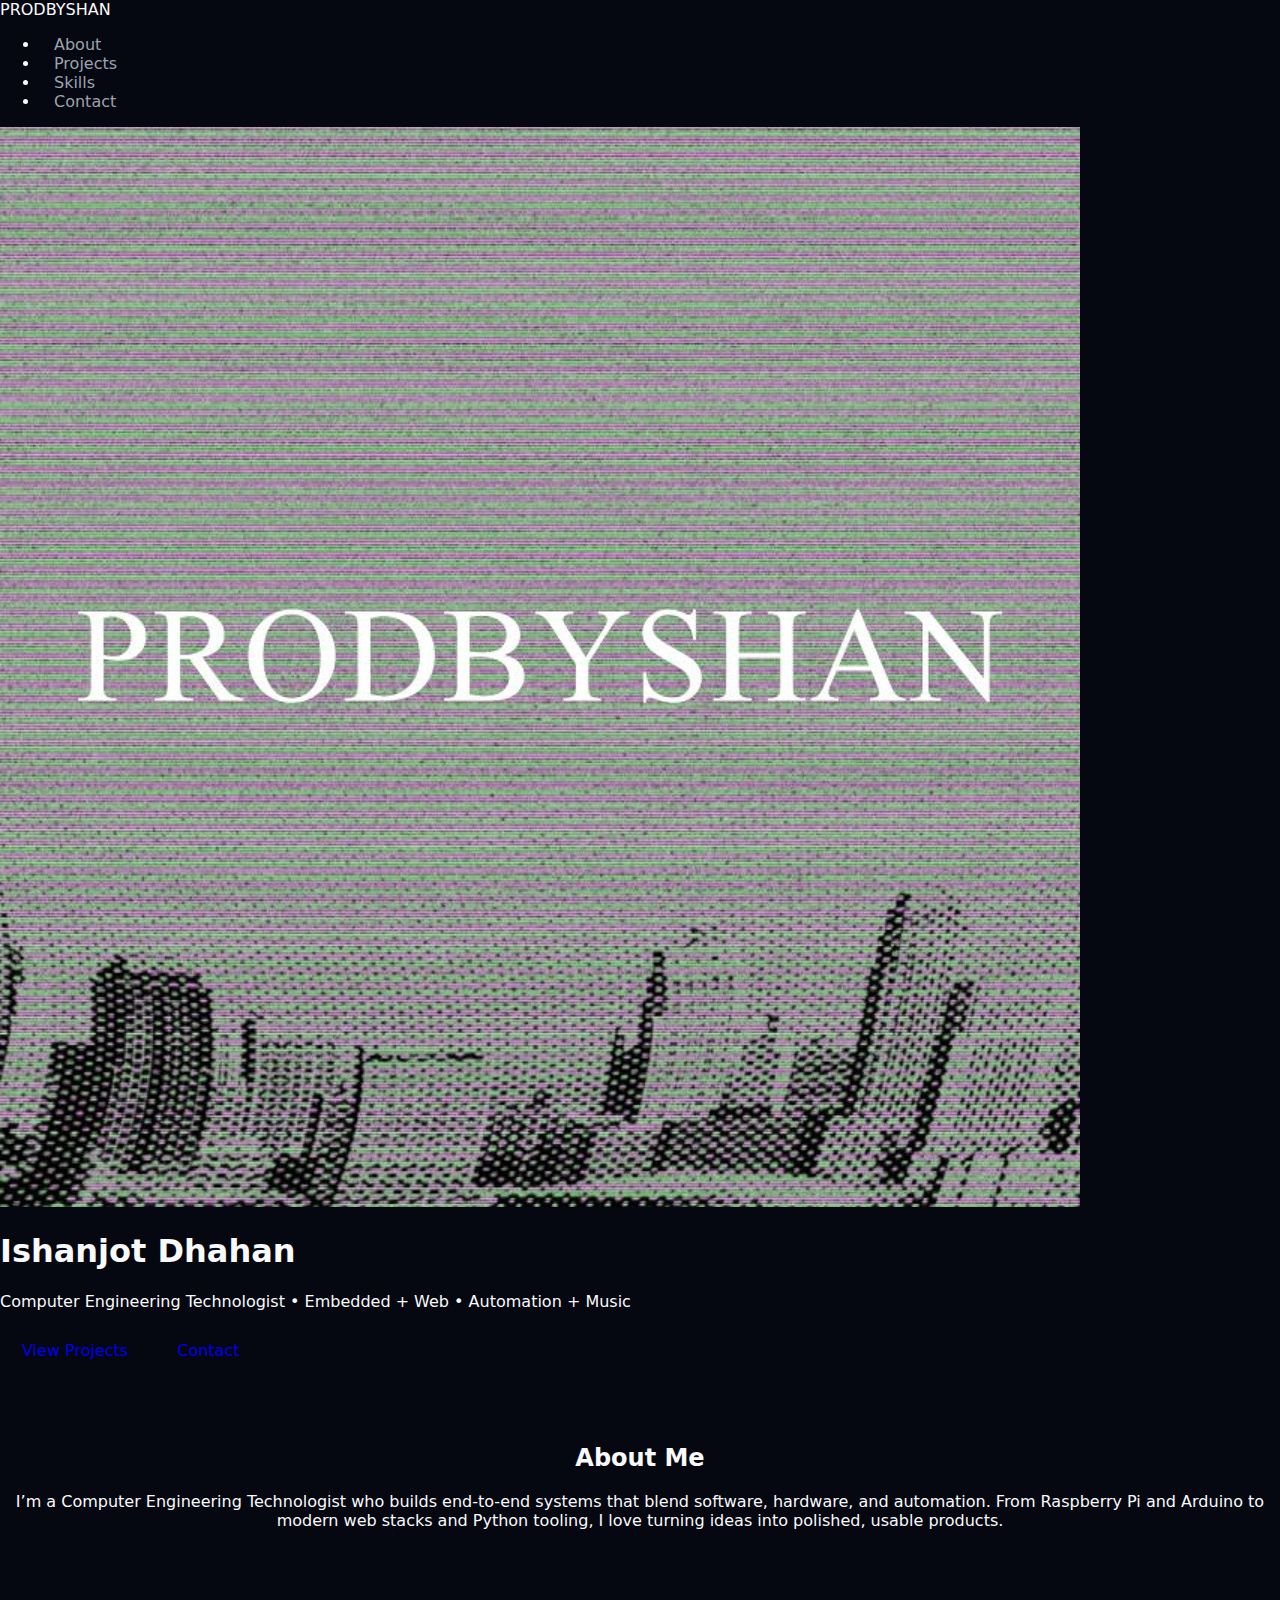
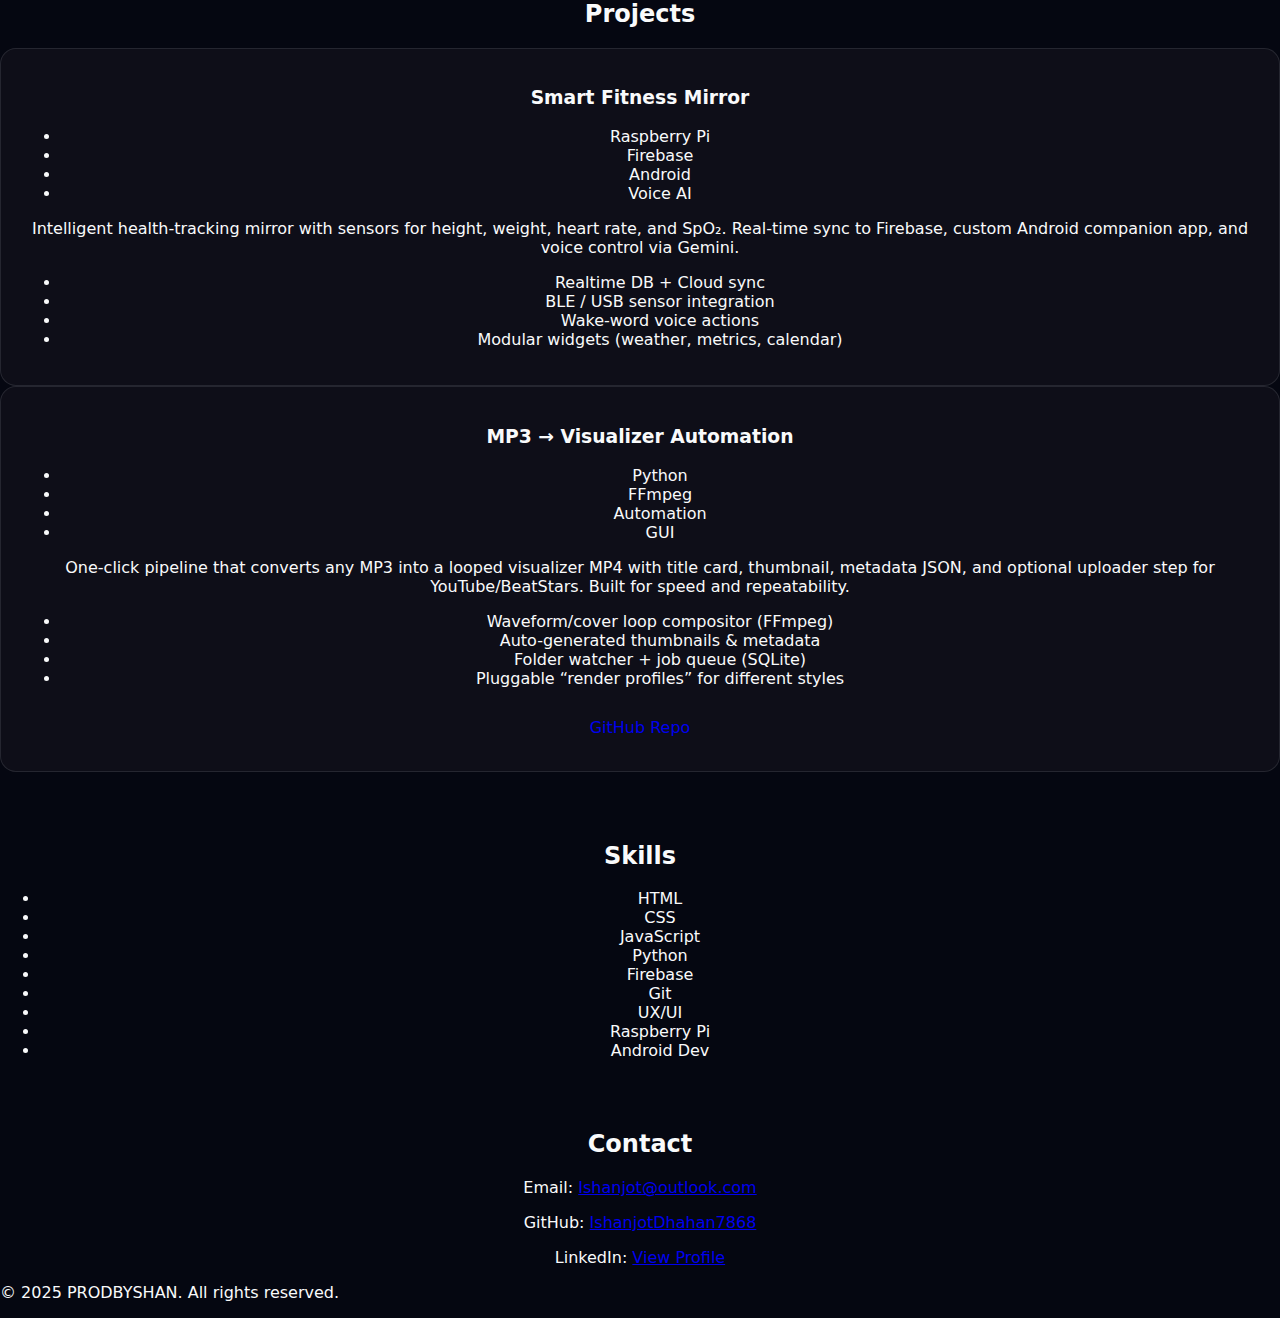
<file: index.html>
<!DOCTYPE html>
<html lang="en">
<head>
  <meta charset="UTF-8" />
  <meta name="viewport" content="width=device-width, initial-scale=1.0" />
  <title>Ishanjot Dhahan | PRODBYSHAN</title>
  <link rel="stylesheet" href="styles.css" />
</head>
<body>
  <header class="blur-bg">
    <nav class="container">
      <div class="logo">PRODBYSHAN</div>
      <ul class="nav-links">
        <li><a href="#about">About</a></li>
        <li><a href="#projects">Projects</a></li>
        <li><a href="#skills">Skills</a></li>
        <li><a href="#contact">Contact</a></li>
      </ul>
    </nav>
  </header>

  <section class="hero">
    <div class="container hero-wrap">
      <img src="prodbyshanAvatar.jpg" alt="Profile Avatar" class="avatar" />
      <div class="hero-copy">
        <h1 class="gradient-text">Ishanjot Dhahan</h1>
        <p class="subtitle">Computer Engineering Technologist • Embedded + Web • Automation + Music</p>
        <div class="cta">
          <a class="btn btn-primary" href="#projects">View Projects</a>
          <a class="btn btn-ghost" href="#contact">Contact</a>
        </div>
      </div>
    </div>
  </section>

  <section id="about" class="section fade-in">
    <div class="container">
      <h2>About Me</h2>
      <p class="lede">
        I’m a Computer Engineering Technologist who builds end-to-end systems that blend software, hardware, and automation.
        From Raspberry Pi and Arduino to modern web stacks and Python tooling, I love turning ideas into polished, usable products.
      </p>
    </div>
  </section>

  <section id="projects" class="section fade-in">
    <div class="container">
      <h2>Projects</h2>

      <div class="projects-grid">
        <!-- Project Card: Smart Fitness Mirror -->
        <article class="project-card">
          <div class="project-head">
            <h3>Smart Fitness Mirror</h3>
            <ul class="tags">
              <li>Raspberry Pi</li>
              <li>Firebase</li>
              <li>Android</li>
              <li>Voice AI</li>
            </ul>
          </div>
          <p>
            Intelligent health-tracking mirror with sensors for height, weight, heart rate, and SpO₂.
            Real-time sync to Firebase, custom Android companion app, and voice control via Gemini.
          </p>
          <ul class="bullets">
            <li>Realtime DB + Cloud sync</li>
            <li>BLE / USB sensor integration</li>
            <li>Wake-word voice actions</li>
            <li>Modular widgets (weather, metrics, calendar)</li>
          </ul>
        </article>

        <!-- Project Card: MP3 → Visualizer Automation -->
        <article class="project-card">
          <div class="project-head">
            <h3>MP3 → Visualizer Automation</h3>
            <ul class="tags">
              <li>Python</li>
              <li>FFmpeg</li>
              <li>Automation</li>
              <li>GUI</li>
            </ul>
          </div>
          <p>
            One-click pipeline that converts any MP3 into a looped visualizer MP4 with title card, thumbnail,
            metadata JSON, and optional uploader step for YouTube/BeatStars. Built for speed and repeatability.
          </p>
          <ul class="bullets">
            <li>Waveform/cover loop compositor (FFmpeg)</li>
            <li>Auto-generated thumbnails & metadata</li>
            <li>Folder watcher + job queue (SQLite)</li>
            <li>Pluggable “render profiles” for different styles</li>
          </ul>
          <div class="project-links">
            <a class="btn btn-small" href="https://github.com/yourusername/mp3-to-visualizer-scaffold" target="_blank" rel="noopener">GitHub Repo</a>
            <!-- Optional demo links:
            <a class="btn btn-small btn-ghost" href="https://youtu.be/your-demo-video" target="_blank" rel="noopener">Demo Video</a>
            <a class="btn btn-small btn-ghost" href="https://your-live-page.example" target="_blank" rel="noopener">Live Page</a>
            -->
          </div>
        </article>
      </div>
    </div>
  </section>

  <section id="skills" class="section fade-in">
    <div class="container">
      <h2>Skills</h2>
      <ul class="skills">
        <li>HTML</li>
        <li>CSS</li>
        <li>JavaScript</li>
        <li>Python</li>
        <li>Firebase</li>
        <li>Git</li>
        <li>UX/UI</li>
        <li>Raspberry Pi</li>
        <li>Android Dev</li>
      </ul>
    </div>
  </section>

  <section id="contact" class="section fade-in">
    <div class="container">
      <h2>Contact</h2>
      <div class="contact-card">
        <p>Email: <a href="mailto:Ishanjot@outlook.com">Ishanjot@outlook.com</a></p>
        <p>GitHub: <a href="https://github.com/IshanjotDhahan7868" target="_blank">IshanjotDhahan7868</a></p>
        <p>LinkedIn: <a href="https://www.linkedin.com/in/ishanjot-dhahan-910374216" target="_blank">View Profile</a></p>
      </div>
    </div>
  </section>

  <footer>
    <div class="container">
      <p>© 2025 PRODBYSHAN. All rights reserved.</p>
    </div>
  </footer>

  <script src="script.js"></script>
</body>
</html>
</file>
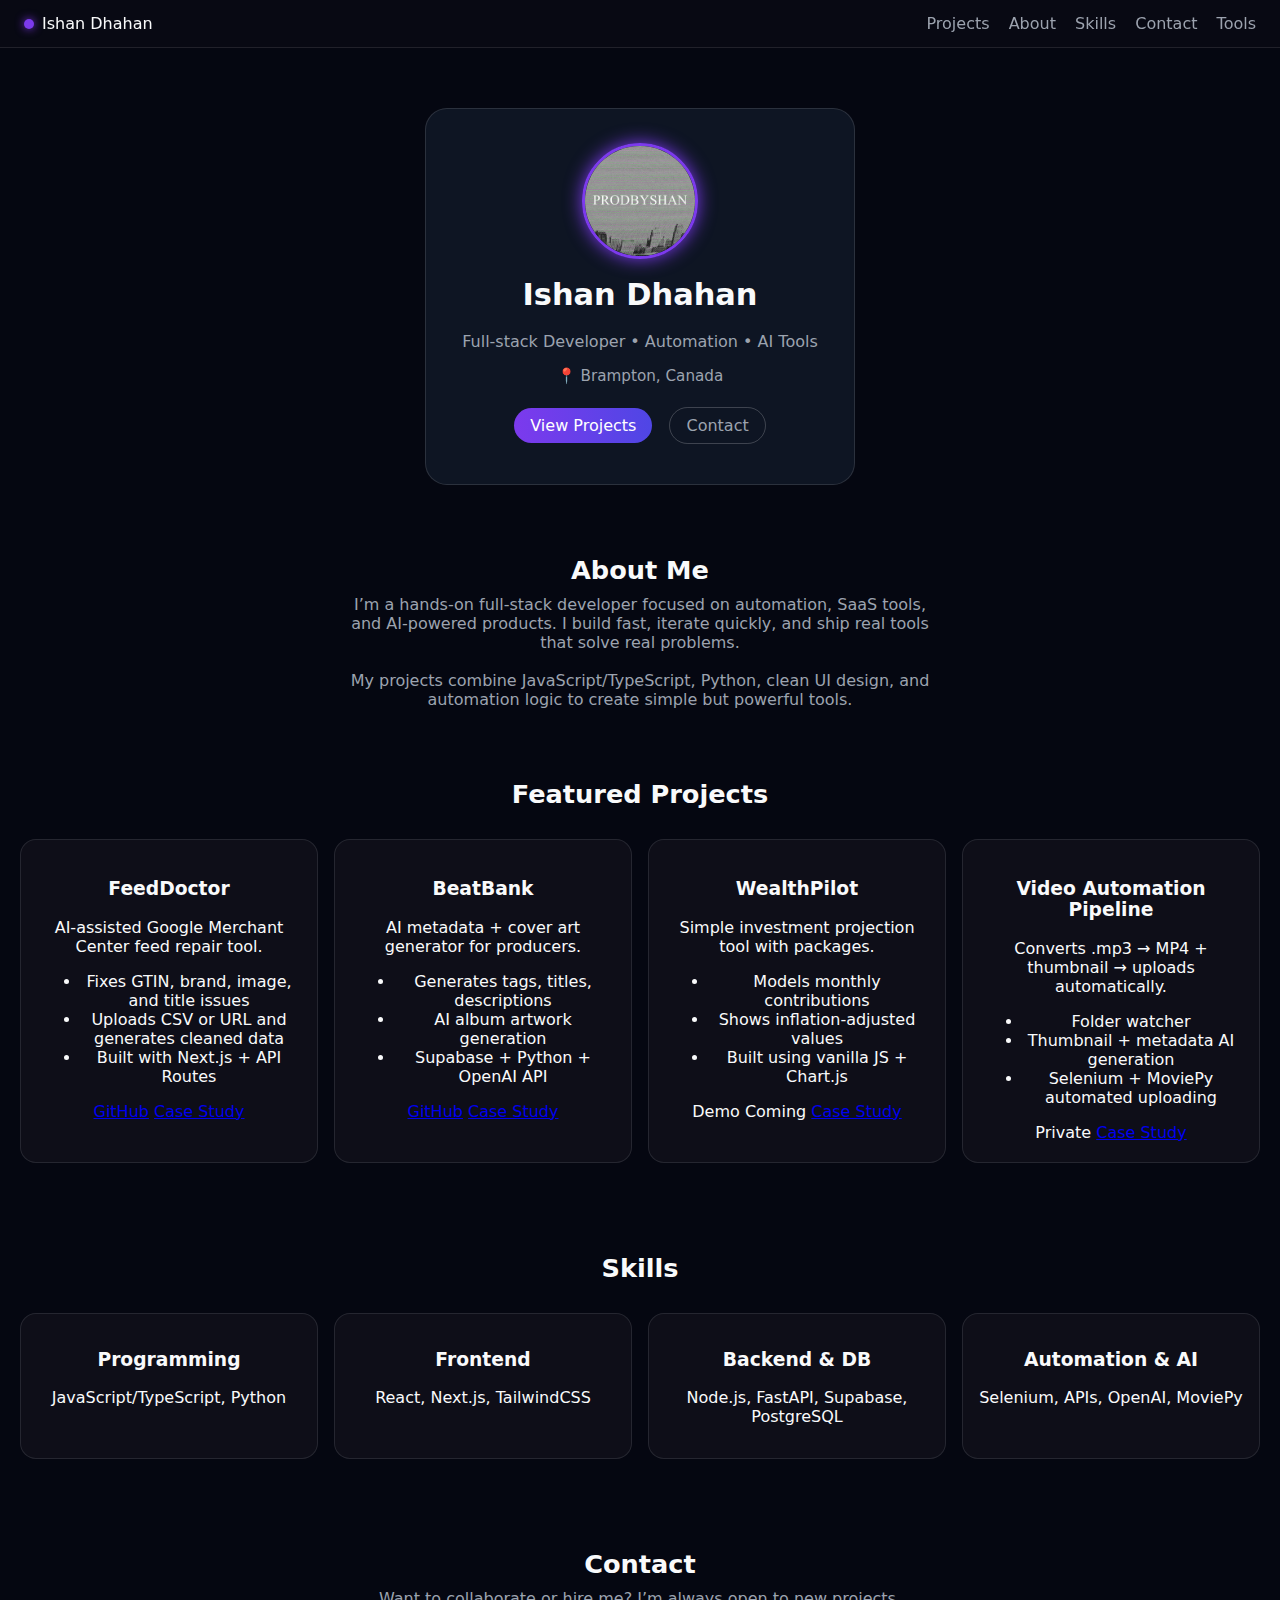
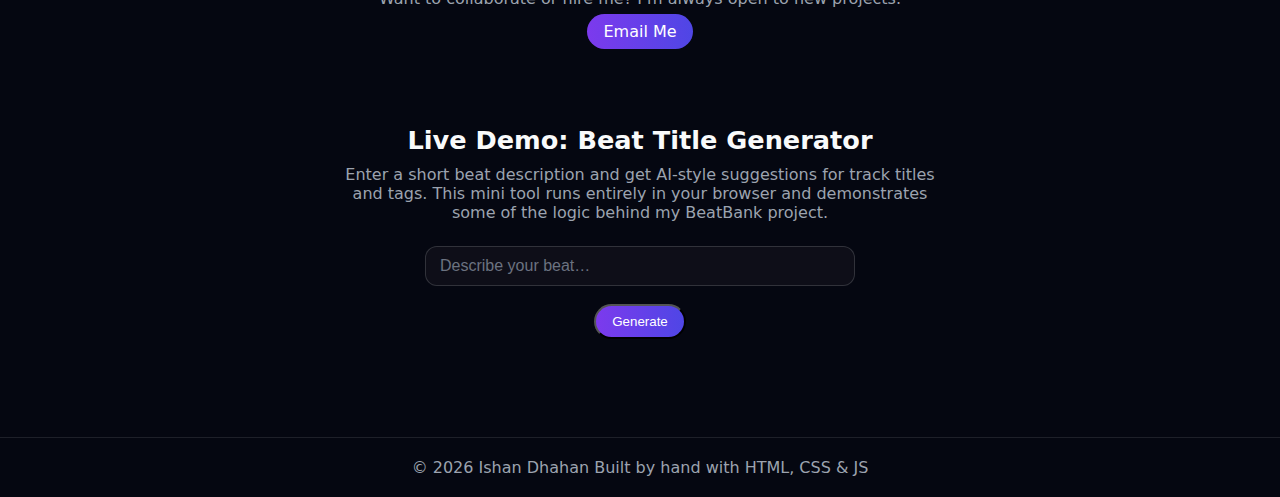
<file: Portfolio-Website-main/index.html>
<!DOCTYPE html>
<html lang="en">
  <head>
    <meta charset="UTF-8" />
    <title>Ishan Dhahan – Portfolio</title>
    <meta name="viewport" content="width=device-width, initial-scale=1" />
    <link rel="stylesheet" href="styles.css" />
  </head>

  <body>
    <!-- NAVBAR -->
    <header class="navbar">
      <div class="nav-left">
        <span class="logo-dot"></span>
        <span class="nav-name">Ishan Dhahan</span>
      </div>
      <nav class="nav-links">
        <a href="#projects">Projects</a>
        <a href="#about">About</a>
        <a href="#skills">Skills</a>
        <a href="#contact">Contact</a>
        <a href="#tools">Tools</a>
      </nav>
    </header>

    <main>
      <!-- PROFILE HERO (TOP) -->
      <section class="profile-hero">
        <div class="profile-card">
          <img
            src="prodbyshanAvatar.jpg"
            alt="Profile Avatar"
            class="profile-avatar"
          />

          <h1 class="profile-name">Ishan Dhahan</h1>
          <p class="profile-title">
            Full-stack Developer • Automation • AI Tools
          </p>
          <p class="profile-location">📍 Brampton, Canada</p>

          <div class="profile-actions">
            <a href="#projects" class="btn primary-btn">View Projects</a>
            <a href="mailto:ishanjot@outlook.com" class="btn ghost-btn"
              >Contact</a
            >
          </div>
        </div>
      </section>

      <!-- ABOUT -->
      <section id="about" class="section">
        <h2 class="section-title">About Me</h2>
        <p class="section-text">
          I’m a hands-on full-stack developer focused on automation, SaaS tools,
          and AI-powered products. I build fast, iterate quickly, and ship real
          tools that solve real problems.  
          <br /><br />
          My projects combine JavaScript/TypeScript, Python, clean UI design,
          and automation logic to create simple but powerful tools.
        </p>
      </section>

      <!-- PROJECTS -->
      <section id="projects" class="section">
        <h2 class="section-title">Featured Projects</h2>

        <div class="project-grid">
          <!-- FeedDoctor -->
          <article class="project-card">
          <h3><a href="projects/feeddoctor.html" style="color: inherit; text-decoration: none;">FeedDoctor</a></h3>
            <p class="project-tagline">
              AI-assisted Google Merchant Center feed repair tool.
            </p>
            <ul class="project-points">
              <li>Fixes GTIN, brand, image, and title issues</li>
              <li>Uploads CSV or URL and generates cleaned data</li>
              <li>Built with Next.js + API Routes</li>
            </ul>
            <div class="project-links">
              <a
                href="https://github.com/IshanjotDhahan7868/feeddoctor"
                target="_blank"
                >GitHub</a
              >
              <a href="projects/feeddoctor.html">Case Study</a>
            </div>
          </article>

          <!-- BeatBank -->
          <article class="project-card">
          <h3><a href="projects/beatbank.html" style="color: inherit; text-decoration: none;">BeatBank</a></h3>
            <p class="project-tagline">
              AI metadata + cover art generator for producers.
            </p>
            <ul class="project-points">
              <li>Generates tags, titles, descriptions</li>
              <li>AI album artwork generation</li>
              <li>Supabase + Python + OpenAI API</li>
            </ul>
            <div class="project-links">
              <a
                href="https://github.com/IshanjotDhahan7868/BeatBank"
                target="_blank"
                >GitHub</a
              >
              <a href="projects/beatbank.html">Case Study</a>
            </div>
          </article>

          <!-- WealthPilot -->
          <article class="project-card">
          <h3><a href="projects/wealthpilot.html" style="color: inherit; text-decoration: none;">WealthPilot</a></h3>
            <p class="project-tagline">
              Simple investment projection tool with packages.
            </p>
            <ul class="project-points">
              <li>Models monthly contributions</li>
              <li>Shows inflation-adjusted values</li>
              <li>Built using vanilla JS + Chart.js</li>
            </ul>
            <div class="project-links">
              <span class="link-disabled">Demo Coming</span>
              <a href="projects/wealthpilot.html">Case Study</a>
            </div>
          </article>

          <!-- Automation -->
          <article class="project-card">
          <h3><a href="projects/automation.html" style="color: inherit; text-decoration: none;">Video Automation Pipeline</a></h3>
            <p class="project-tagline">
              Converts .mp3 → MP4 + thumbnail → uploads automatically.
            </p>
            <ul class="project-points">
              <li>Folder watcher</li>
              <li>Thumbnail + metadata AI generation</li>
              <li>Selenium + MoviePy automated uploading</li>
            </ul>
            <div class="project-links">
              <span class="link-disabled">Private</span>
              <a href="projects/automation.html">Case Study</a>
            </div>
          </article>
        </div>
      </section>

      <!-- SKILLS -->
      <section id="skills" class="section">
        <h2 class="section-title">Skills</h2>
        <div class="skills-grid">
          <div class="skill-column">
            <h3>Programming</h3>
            <p>JavaScript/TypeScript, Python</p>
          </div>
          <div class="skill-column">
            <h3>Frontend</h3>
            <p>React, Next.js, TailwindCSS</p>
          </div>
          <div class="skill-column">
            <h3>Backend & DB</h3>
            <p>Node.js, FastAPI, Supabase, PostgreSQL</p>
          </div>
          <div class="skill-column">
            <h3>Automation & AI</h3>
            <p>Selenium, APIs, OpenAI, MoviePy</p>
          </div>
        </div>
      </section>

      <!-- CONTACT -->
      <section id="contact" class="section">
        <h2 class="section-title">Contact</h2>
        <p class="section-text">
          Want to collaborate or hire me? I’m always open to new projects.
        </p>
        <div class="contact-actions">
          <a href="mailto:ishanjot@outlook.com" class="btn primary-btn"
            >Email Me</a
          >
        </div>
      </section>

      <!-- LIVE DEMO / TOOLS -->
      <section id="tools" class="section">
        <h2 class="section-title">Live Demo: Beat Title Generator</h2>
        <p class="section-text">
          Enter a short beat description and get AI‑style suggestions for track titles and tags. This mini tool runs entirely in your browser and demonstrates some of the
          logic behind my BeatBank project.
        </p>
        <div class="demo-widget">
          <input type="text" id="beatInput" placeholder="Describe your beat…" />
          <button id="generateBtn" class="btn primary-btn">Generate</button>
          <div id="demoOutput" class="demo-output"></div>
        </div>
      </section>
    </main>

    <!-- FOOTER -->
    <footer class="footer">
      <span>© <span id="year"></span> Ishan Dhahan</span>
      <span>Built by hand with HTML, CSS & JS</span>
    </footer>

    <script src="script.js"></script>
  </body>
</html>
</file>
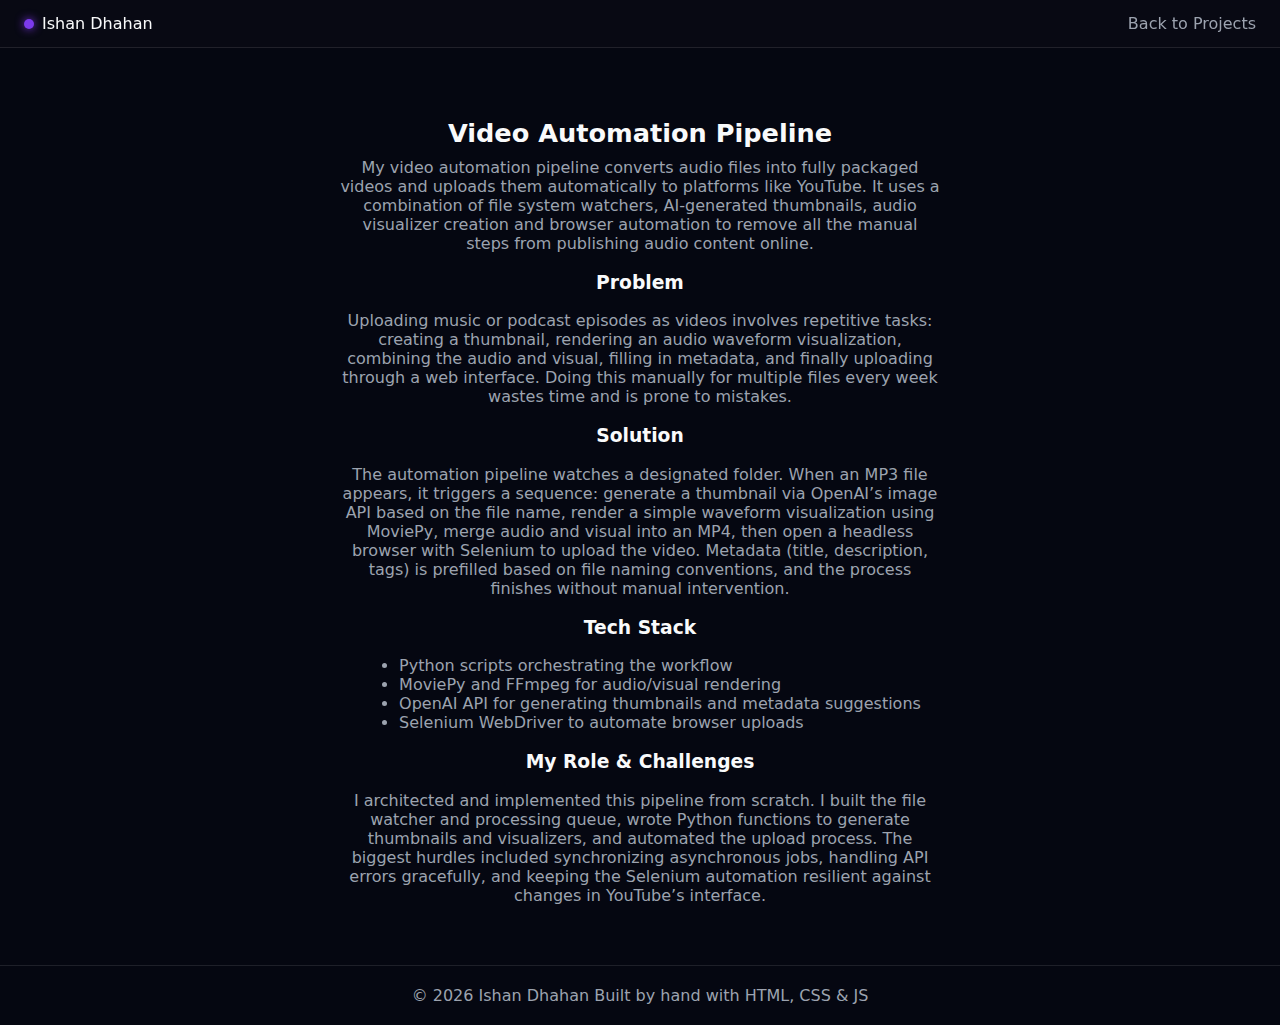
<file: Portfolio-Website-main/projects/automation.html>
<!DOCTYPE html>
<html lang="en">
  <head>
    <meta charset="UTF-8" />
    <title>Video Automation Pipeline Case Study – Ishan Dhahan</title>
    <meta name="viewport" content="width=device-width, initial-scale=1" />
    <link rel="stylesheet" href="../styles.css" />
  </head>
  <body>
    <header class="navbar">
      <div class="nav-left">
        <span class="logo-dot"></span>
        <span class="nav-name">Ishan Dhahan</span>
      </div>
      <nav class="nav-links">
        <a href="../index.html#projects">Back to Projects</a>
      </nav>
    </header>
    <main>
      <section class="section">
        <h1 class="section-title">Video Automation Pipeline</h1>
        <p class="section-text">
          My video automation pipeline converts audio files into fully packaged videos and uploads them automatically to platforms like YouTube. It uses a combination of file system watchers, AI‑generated thumbnails, audio visualizer creation and browser automation to remove all the manual steps from publishing audio content online.
        </p>
        <h3>Problem</h3>
        <p class="section-text">
          Uploading music or podcast episodes as videos involves repetitive tasks: creating a thumbnail, rendering an audio waveform visualization, combining the audio and visual, filling in metadata, and finally uploading through a web interface. Doing this manually for multiple files every week wastes time and is prone to mistakes.
        </p>
        <h3>Solution</h3>
        <p class="section-text">
          The automation pipeline watches a designated folder. When an MP3 file appears, it triggers a sequence: generate a thumbnail via OpenAI’s image API based on the file name, render a simple waveform visualization using MoviePy, merge audio and visual into an MP4, then open a headless browser with Selenium to upload the video. Metadata (title, description, tags) is prefilled based on file naming conventions, and the process finishes without manual intervention.
        </p>
        <h3>Tech Stack</h3>
        <ul class="section-text" style="text-align:left; display:inline-block; margin:0 auto;">
          <li>Python scripts orchestrating the workflow</li>
          <li>MoviePy and FFmpeg for audio/visual rendering</li>
          <li>OpenAI API for generating thumbnails and metadata suggestions</li>
          <li>Selenium WebDriver to automate browser uploads</li>
        </ul>
        <h3>My Role & Challenges</h3>
        <p class="section-text">
          I architected and implemented this pipeline from scratch. I built the file watcher and processing queue, wrote Python functions to generate thumbnails and visualizers, and automated the upload process. The biggest hurdles included synchronizing asynchronous jobs, handling API errors gracefully, and keeping the Selenium automation resilient against changes in YouTube’s interface.
        </p>
      </section>
    </main>
    <footer class="footer">
      <span>© <span id="year"></span> Ishan Dhahan</span>
      <span>Built by hand with HTML, CSS & JS</span>
    </footer>
    <script src="../script.js"></script>
  </body>
</html>
</file>
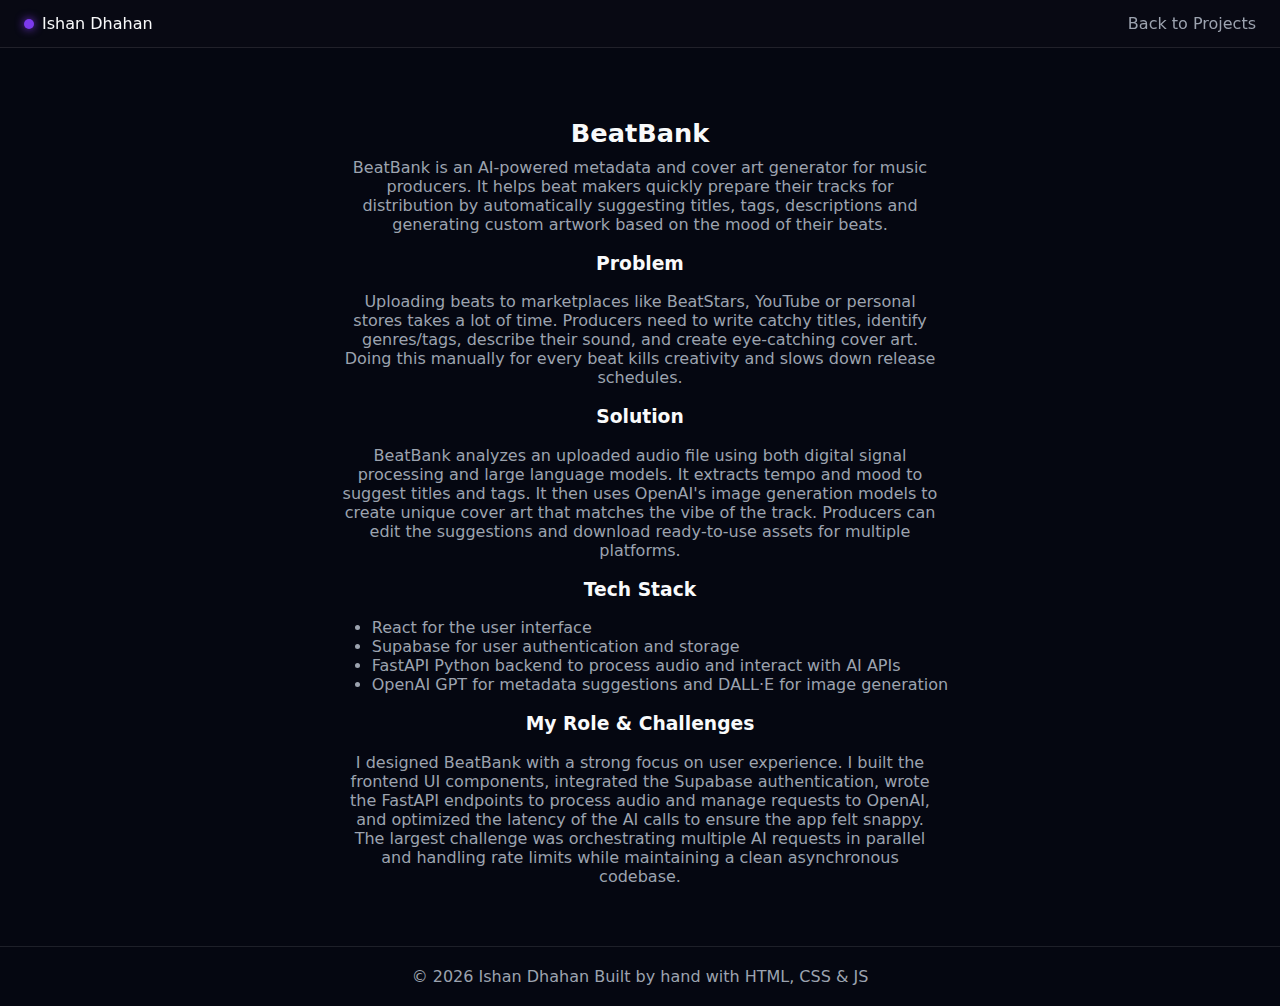
<file: Portfolio-Website-main/projects/beatbank.html>
<!DOCTYPE html>
<html lang="en">
  <head>
    <meta charset="UTF-8" />
    <title>BeatBank Case Study – Ishan Dhahan</title>
    <meta name="viewport" content="width=device-width, initial-scale=1" />
    <link rel="stylesheet" href="../styles.css" />
  </head>
  <body>
    <header class="navbar">
      <div class="nav-left">
        <span class="logo-dot"></span>
        <span class="nav-name">Ishan Dhahan</span>
      </div>
      <nav class="nav-links">
        <a href="../index.html#projects">Back to Projects</a>
      </nav>
    </header>
    <main>
      <section class="section">
        <h1 class="section-title">BeatBank</h1>
        <p class="section-text">
          BeatBank is an AI‑powered metadata and cover art generator for music producers. It helps beat makers quickly prepare their tracks for distribution by automatically suggesting titles, tags, descriptions and generating custom artwork based on the mood of their beats.
        </p>
        <h3>Problem</h3>
        <p class="section-text">
          Uploading beats to marketplaces like BeatStars, YouTube or personal stores takes a lot of time. Producers need to write catchy titles, identify genres/tags, describe their sound, and create eye‑catching cover art. Doing this manually for every beat kills creativity and slows down release schedules.
        </p>
        <h3>Solution</h3>
        <p class="section-text">
          BeatBank analyzes an uploaded audio file using both digital signal processing and large language models. It extracts tempo and mood to suggest titles and tags. It then uses OpenAI's image generation models to create unique cover art that matches the vibe of the track. Producers can edit the suggestions and download ready‑to‑use assets for multiple platforms.
        </p>
        <h3>Tech Stack</h3>
        <ul class="section-text" style="text-align:left; display:inline-block; margin:0 auto;">
          <li>React for the user interface</li>
          <li>Supabase for user authentication and storage</li>
          <li>FastAPI Python backend to process audio and interact with AI APIs</li>
          <li>OpenAI GPT for metadata suggestions and DALL·E for image generation</li>
        </ul>
        <h3>My Role & Challenges</h3>
        <p class="section-text">
          I designed BeatBank with a strong focus on user experience. I built the frontend UI components, integrated the Supabase authentication, wrote the FastAPI endpoints to process audio and manage requests to OpenAI, and optimized the latency of the AI calls to ensure the app felt snappy. The largest challenge was orchestrating multiple AI requests in parallel and handling rate limits while maintaining a clean asynchronous codebase.
        </p>
      </section>
    </main>
    <footer class="footer">
      <span>© <span id="year"></span> Ishan Dhahan</span>
      <span>Built by hand with HTML, CSS & JS</span>
    </footer>
    <script src="../script.js"></script>
  </body>
</html>
</file>
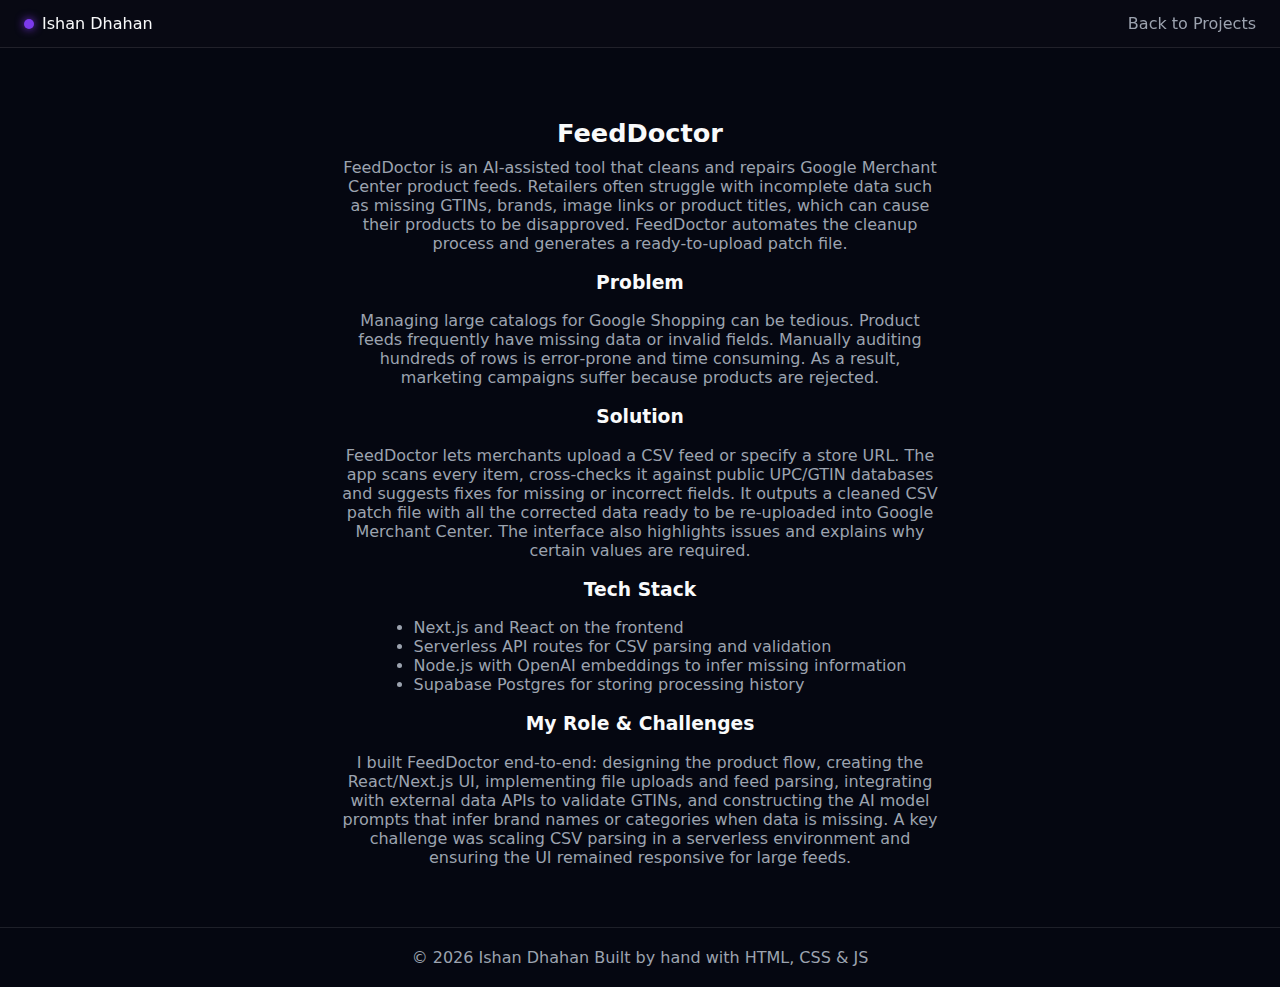
<file: Portfolio-Website-main/projects/feeddoctor.html>
<!DOCTYPE html>
<html lang="en">
  <head>
    <meta charset="UTF-8" />
    <title>FeedDoctor Case Study – Ishan Dhahan</title>
    <meta name="viewport" content="width=device-width, initial-scale=1" />
    <link rel="stylesheet" href="../styles.css" />
  </head>
  <body>
    <!-- Navigation (simple back link) -->
    <header class="navbar">
      <div class="nav-left">
        <span class="logo-dot"></span>
        <span class="nav-name">Ishan Dhahan</span>
      </div>
      <nav class="nav-links">
        <a href="../index.html#projects">Back to Projects</a>
      </nav>
    </header>
    <main>
      <section class="section">
        <h1 class="section-title">FeedDoctor</h1>
        <p class="section-text">
          FeedDoctor is an AI‑assisted tool that cleans and repairs Google Merchant Center product feeds. Retailers often struggle with incomplete data such as missing GTINs, brands, image links or product titles, which can cause their products to be disapproved. FeedDoctor automates the cleanup process and generates a ready‑to‑upload patch file.
        </p>
        <h3>Problem</h3>
        <p class="section-text">
          Managing large catalogs for Google Shopping can be tedious. Product feeds frequently have missing data or invalid fields. Manually auditing hundreds of rows is error‑prone and time consuming. As a result, marketing campaigns suffer because products are rejected.
        </p>
        <h3>Solution</h3>
        <p class="section-text">
          FeedDoctor lets merchants upload a CSV feed or specify a store URL. The app scans every item, cross‑checks it against public UPC/GTIN databases and suggests fixes for missing or incorrect fields. It outputs a cleaned CSV patch file with all the corrected data ready to be re‑uploaded into Google Merchant Center. The interface also highlights issues and explains why certain values are required.
        </p>
        <h3>Tech Stack</h3>
        <ul class="section-text" style="text-align:left; display:inline-block; margin:0 auto;">
          <li>Next.js and React on the frontend</li>
          <li>Serverless API routes for CSV parsing and validation</li>
          <li>Node.js with OpenAI embeddings to infer missing information</li>
          <li>Supabase Postgres for storing processing history</li>
        </ul>
        <h3>My Role & Challenges</h3>
        <p class="section-text">
          I built FeedDoctor end‑to‑end: designing the product flow, creating the React/Next.js UI, implementing file uploads and feed parsing, integrating with external data APIs to validate GTINs, and constructing the AI model prompts that infer brand names or categories when data is missing. A key challenge was scaling CSV parsing in a serverless environment and ensuring the UI remained responsive for large feeds.
        </p>
      </section>
    </main>
    <footer class="footer">
      <span>© <span id="year"></span> Ishan Dhahan</span>
      <span>Built by hand with HTML, CSS & JS</span>
    </footer>
    <script src="../script.js"></script>
  </body>
</html>
</file>
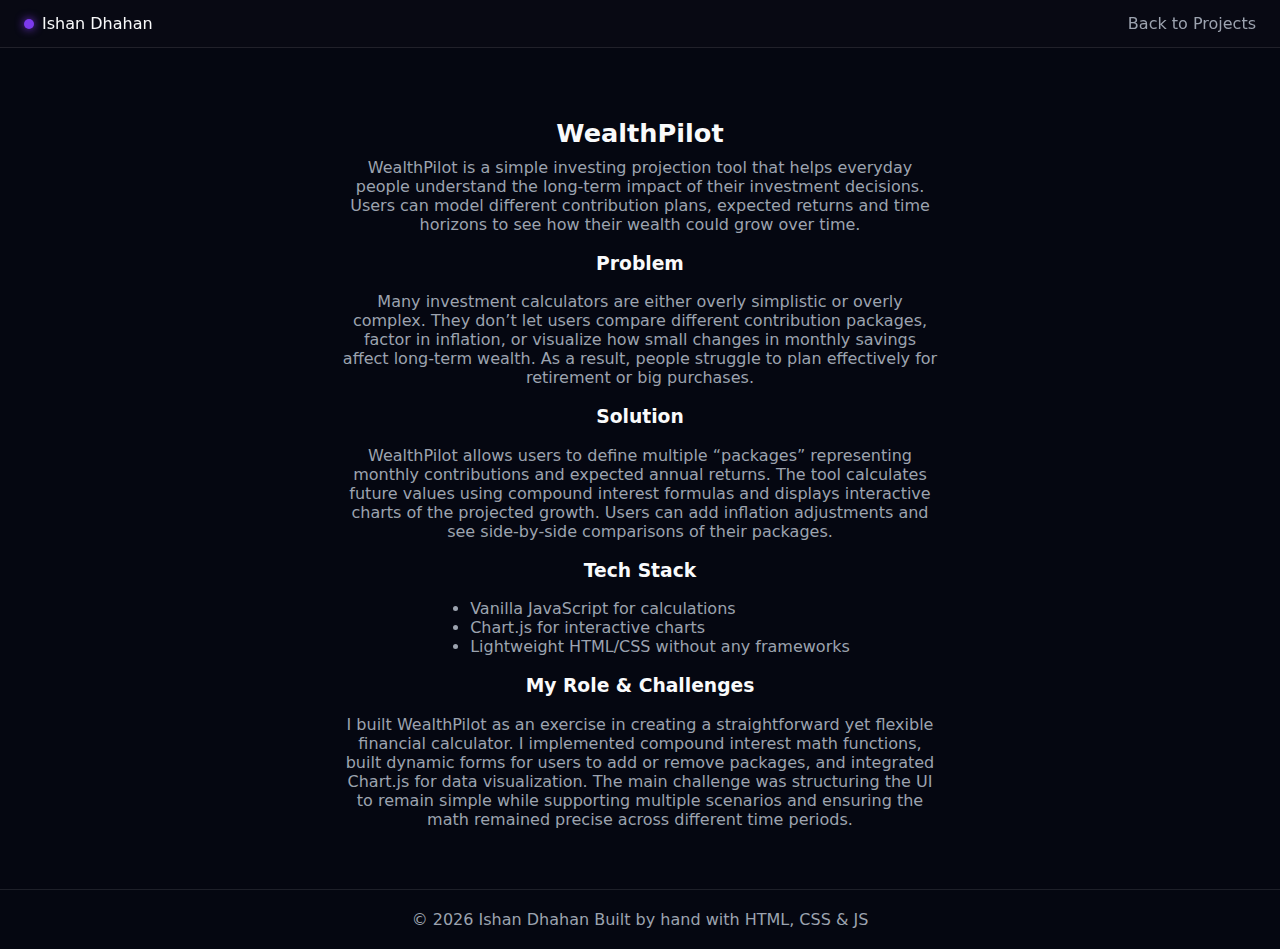
<file: Portfolio-Website-main/projects/wealthpilot.html>
<!DOCTYPE html>
<html lang="en">
  <head>
    <meta charset="UTF-8" />
    <title>WealthPilot Case Study – Ishan Dhahan</title>
    <meta name="viewport" content="width=device-width, initial-scale=1" />
    <link rel="stylesheet" href="../styles.css" />
  </head>
  <body>
    <header class="navbar">
      <div class="nav-left">
        <span class="logo-dot"></span>
        <span class="nav-name">Ishan Dhahan</span>
      </div>
      <nav class="nav-links">
        <a href="../index.html#projects">Back to Projects</a>
      </nav>
    </header>
    <main>
      <section class="section">
        <h1 class="section-title">WealthPilot</h1>
        <p class="section-text">
          WealthPilot is a simple investing projection tool that helps everyday people understand the long‑term impact of their investment decisions. Users can model different contribution plans, expected returns and time horizons to see how their wealth could grow over time.
        </p>
        <h3>Problem</h3>
        <p class="section-text">
          Many investment calculators are either overly simplistic or overly complex. They don’t let users compare different contribution packages, factor in inflation, or visualize how small changes in monthly savings affect long‑term wealth. As a result, people struggle to plan effectively for retirement or big purchases.
        </p>
        <h3>Solution</h3>
        <p class="section-text">
          WealthPilot allows users to define multiple “packages” representing monthly contributions and expected annual returns. The tool calculates future values using compound interest formulas and displays interactive charts of the projected growth. Users can add inflation adjustments and see side‑by‑side comparisons of their packages.
        </p>
        <h3>Tech Stack</h3>
        <ul class="section-text" style="text-align:left; display:inline-block; margin:0 auto;">
          <li>Vanilla JavaScript for calculations</li>
          <li>Chart.js for interactive charts</li>
          <li>Lightweight HTML/CSS without any frameworks</li>
        </ul>
        <h3>My Role & Challenges</h3>
        <p class="section-text">
          I built WealthPilot as an exercise in creating a straightforward yet flexible financial calculator. I implemented compound interest math functions, built dynamic forms for users to add or remove packages, and integrated Chart.js for data visualization. The main challenge was structuring the UI to remain simple while supporting multiple scenarios and ensuring the math remained precise across different time periods.
        </p>
      </section>
    </main>
    <footer class="footer">
      <span>© <span id="year"></span> Ishan Dhahan</span>
      <span>Built by hand with HTML, CSS & JS</span>
    </footer>
    <script src="../script.js"></script>
  </body>
</html>
</file>
<file: styles.css>
/* Base */
body {
  margin: 0;
  font-family: system-ui, sans-serif;
  background: #050711;
  color: #f9fafb;
}

.navbar {
  display: flex;
  justify-content: space-between;
  padding: 14px 24px;
  background: rgba(10,10,20,0.7);
  backdrop-filter: blur(10px);
  position: sticky;
  top: 0;
  border-bottom: 1px solid rgba(255,255,255,0.1);
}

.nav-left {
  display: flex;
  align-items: center;
  gap: 8px;
}

.logo-dot {
  width: 10px;
  height: 10px;
  border-radius: 50%;
  background: #7c3aed;
  box-shadow: 0 0 10px #7c3aed;
}

.nav-links a {
  margin-left: 14px;
  color: #9ca3af;
  text-decoration: none;
}

.nav-links a:hover {
  color: white;
}

.profile-hero {
  display: flex;
  justify-content: center;
  margin-top: 60px;
}

.profile-card {
  background: rgba(17,24,39,0.82);
  border: 1px solid rgba(255,255,255,0.12);
  padding: 34px;
  border-radius: 22px;
  text-align: center;
  width: 360px;
}

.profile-avatar {
  width: 110px;
  height: 110px;
  border-radius: 50%;
  border: 3px solid #7c3aed;
  box-shadow: 0 0 18px #7c3aed;
}

.profile-name {
  margin-top: 14px;
  font-size: 1.9rem;
  font-weight: 700;
}

.profile-title {
  color: #9ca3af;
  margin-top: 6px;
}

.profile-location {
  margin-top: 4px;
  font-size: 0.95rem;
  color: #9ca3af;
}

.btn {
  padding: 8px 16px;
  border-radius: 20px;
  text-decoration: none;
  margin: 6px;
  display: inline-block;
}

.primary-btn {
  background: linear-gradient(90deg,#7c3aed,#4f46e5);
  color: white;
}

.ghost-btn {
  border: 1px solid rgba(255,255,255,0.2);
  color: #9ca3af;
}

.section {
  margin-top: 70px;
  text-align: center;
}

.section-title {
  font-size: 1.6rem;
  margin-bottom: 10px;
}

.section-text {
  max-width: 600px;
  margin: auto;
  color: #9ca3af;
}

.project-grid {
  display: grid;
  grid-template-columns: repeat(auto-fit,minmax(250px,1fr));
  gap: 16px;
  padding: 20px;
}

.project-card {
  padding: 20px;
  background: rgba(20,20,30,0.6);
  border-radius: 16px;
  border: 1px solid rgba(255,255,255,0.1);
}

.skills-grid {
  display: grid;
  grid-template-columns: repeat(auto-fit,minmax(200px,1fr));
  gap: 16px;
  padding: 20px;
}

.skill-column {
  background: rgba(20,20,30,0.6);
  padding: 16px;
  border-radius: 16px;
  border: 1px solid rgba(255,255,255,0.1);
}

/* === Demo widget styles === */
.demo-widget {
  display: flex;
  flex-direction: column;
  align-items: center;
  gap: 12px;
  margin-top: 24px;
}

.demo-widget input {
  width: 100%;
  max-width: 400px;
  padding: 10px 14px;
  border-radius: 12px;
  border: 1px solid rgba(255, 255, 255, 0.15);
  background: rgba(20, 20, 30, 0.6);
  color: #f9fafb;
  font-size: 1rem;
}

.demo-widget input::placeholder {
  color: #6b7280;
}

.demo-output {
  margin-top: 20px;
  max-width: 450px;
  color: #d1d5db;
  text-align: left;
}

.demo-output h4 {
  margin: 8px 0 4px;
  font-size: 1.05rem;
}

.demo-output ul {
  margin: 0;
  padding-left: 20px;
}

.demo-output p {
  margin: 4px 0 0;
}

.footer {
  margin-top: 60px;
  padding: 20px;
  text-align: center;
  color: #9ca3af;
  border-top: 1px solid rgba(255,255,255,0.1);
}
</file>
<file: Portfolio-Website-main/styles.css>
/* Base */
body {
  margin: 0;
  font-family: system-ui, sans-serif;
  background: #050711;
  color: #f9fafb;
}

.navbar {
  display: flex;
  justify-content: space-between;
  padding: 14px 24px;
  background: rgba(10,10,20,0.7);
  backdrop-filter: blur(10px);
  position: sticky;
  top: 0;
  border-bottom: 1px solid rgba(255,255,255,0.1);
}

.nav-left {
  display: flex;
  align-items: center;
  gap: 8px;
}

.logo-dot {
  width: 10px;
  height: 10px;
  border-radius: 50%;
  background: #7c3aed;
  box-shadow: 0 0 10px #7c3aed;
}

.nav-links a {
  margin-left: 14px;
  color: #9ca3af;
  text-decoration: none;
}

.nav-links a:hover {
  color: white;
}

.profile-hero {
  display: flex;
  justify-content: center;
  margin-top: 60px;
}

.profile-card {
  background: rgba(17,24,39,0.82);
  border: 1px solid rgba(255,255,255,0.12);
  padding: 34px;
  border-radius: 22px;
  text-align: center;
  width: 360px;
}

.profile-avatar {
  width: 110px;
  height: 110px;
  border-radius: 50%;
  border: 3px solid #7c3aed;
  box-shadow: 0 0 18px #7c3aed;
}

.profile-name {
  margin-top: 14px;
  font-size: 1.9rem;
  font-weight: 700;
}

.profile-title {
  color: #9ca3af;
  margin-top: 6px;
}

.profile-location {
  margin-top: 4px;
  font-size: 0.95rem;
  color: #9ca3af;
}

.btn {
  padding: 8px 16px;
  border-radius: 20px;
  text-decoration: none;
  margin: 6px;
  display: inline-block;
}

.primary-btn {
  background: linear-gradient(90deg,#7c3aed,#4f46e5);
  color: white;
}

.ghost-btn {
  border: 1px solid rgba(255,255,255,0.2);
  color: #9ca3af;
}

.section {
  margin-top: 70px;
  text-align: center;
}

.section-title {
  font-size: 1.6rem;
  margin-bottom: 10px;
}

.section-text {
  max-width: 600px;
  margin: auto;
  color: #9ca3af;
}

.project-grid {
  display: grid;
  grid-template-columns: repeat(auto-fit,minmax(250px,1fr));
  gap: 16px;
  padding: 20px;
}

.project-card {
  padding: 20px;
  background: rgba(20,20,30,0.6);
  border-radius: 16px;
  border: 1px solid rgba(255,255,255,0.1);
}

.skills-grid {
  display: grid;
  grid-template-columns: repeat(auto-fit,minmax(200px,1fr));
  gap: 16px;
  padding: 20px;
}

.skill-column {
  background: rgba(20,20,30,0.6);
  padding: 16px;
  border-radius: 16px;
  border: 1px solid rgba(255,255,255,0.1);
}

/* === Demo widget styles === */
.demo-widget {
  display: flex;
  flex-direction: column;
  align-items: center;
  gap: 12px;
  margin-top: 24px;
}

.demo-widget input {
  width: 100%;
  max-width: 400px;
  padding: 10px 14px;
  border-radius: 12px;
  border: 1px solid rgba(255, 255, 255, 0.15);
  background: rgba(20, 20, 30, 0.6);
  color: #f9fafb;
  font-size: 1rem;
}

.demo-widget input::placeholder {
  color: #6b7280;
}

.demo-output {
  margin-top: 20px;
  max-width: 450px;
  color: #d1d5db;
  text-align: left;
}

.demo-output h4 {
  margin: 8px 0 4px;
  font-size: 1.05rem;
}

.demo-output ul {
  margin: 0;
  padding-left: 20px;
}

.demo-output p {
  margin: 4px 0 0;
}

.footer {
  margin-top: 60px;
  padding: 20px;
  text-align: center;
  color: #9ca3af;
  border-top: 1px solid rgba(255,255,255,0.1);
}
</file>
